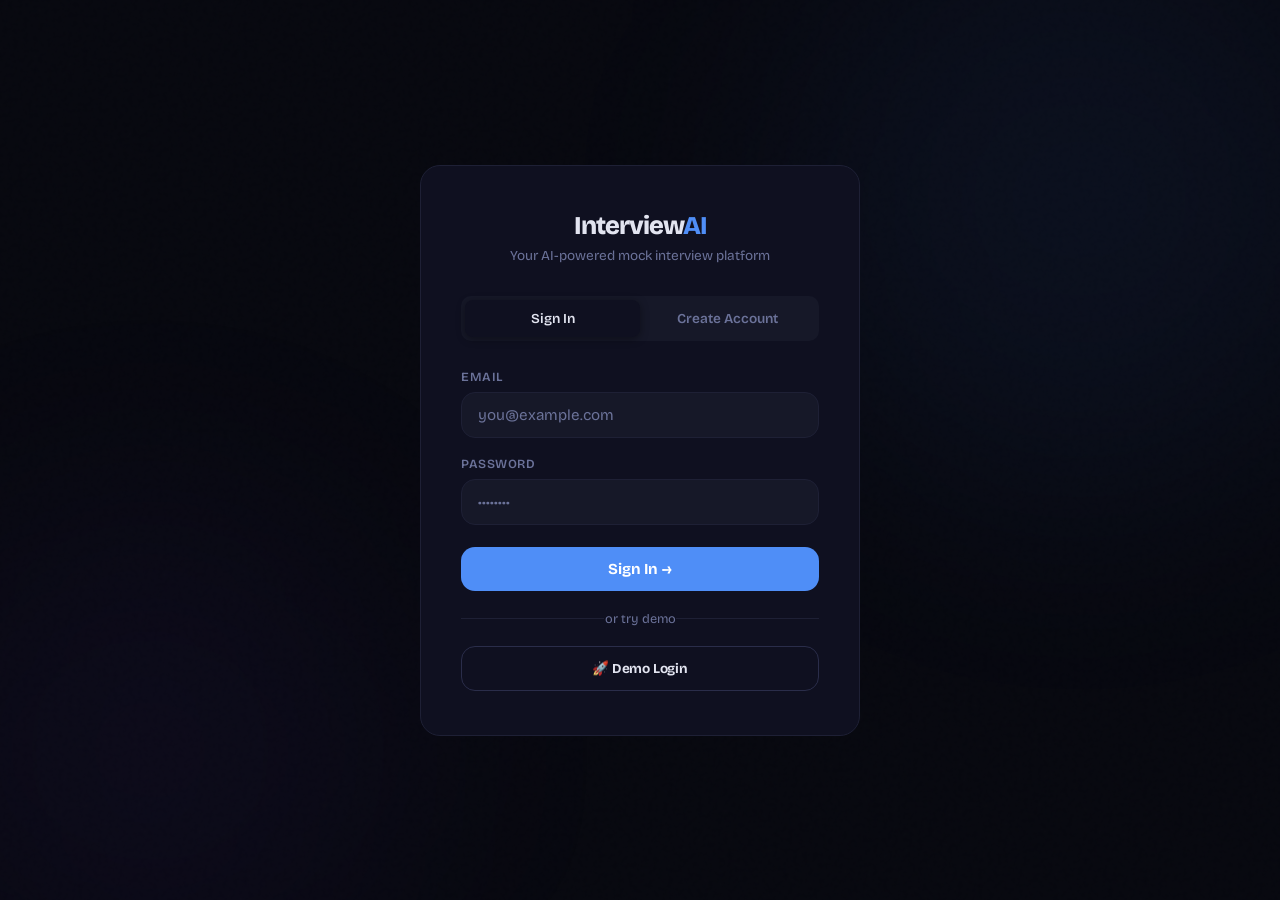
<file: frontend/index.html>
<!DOCTYPE html>
<html lang="en">
<head>
<meta charset="UTF-8">
<meta name="viewport" content="width=device-width, initial-scale=1.0">
<title>InterviewAI — Smart Mock Interview Platform</title>
<link href="https://fonts.googleapis.com/css2?family=Bricolage+Grotesque:opsz,wght@12..96,300;12..96,400;12..96,600;12..96,700;12..96,800&family=JetBrains+Mono:wght@300;400;500;600&display=swap" rel="stylesheet">
<link rel="stylesheet" href="css/style.css">
</head>
<body>
<div class="orb orb-blue"></div>
<div class="orb orb-purple"></div>

<div id="authPage" class="page active">
  <div class="auth-wrap">
    <div class="auth-box">
      <div class="auth-logo">
        <div class="logo-text">Interview<span>AI</span></div>
        <p>Your AI-powered mock interview platform</p>
      </div>
      <div class="auth-tabs">
        <div class="auth-tab active" onclick="switchTab('login')">Sign In</div>
        <div class="auth-tab" onclick="switchTab('register')">Create Account</div>
      </div>
      <div id="loginForm">
        <div class="form-group">
          <label>Email</label>
          <input type="email" id="loginEmail" placeholder="you@example.com">
        </div>
        <div class="form-group">
          <label>Password</label>
          <input type="password" id="loginPass" placeholder="••••••••" onkeydown="if(event.key==='Enter')doLogin()">
        </div>
        <div id="loginErr" class="err-msg"></div>
        <button class="btn btn-primary" id="loginBtn" onclick="doLogin()">Sign In →</button>
        <div class="auth-divider">or try demo</div>
        <button class="btn btn-ghost" style="width:100%;font-size:.85rem" onclick="demoLogin()">🚀 Demo Login</button>
      </div>
      <div id="registerForm" style="display:none">
        <div class="form-group">
          <label>Full Name</label>
          <input type="text" id="regName" placeholder="Your name">
        </div>
        <div class="form-group">
          <label>Email</label>
          <input type="email" id="regEmail" placeholder="you@example.com">
        </div>
        <div class="form-group">
          <label>Password</label>
          <input type="password" id="regPass" placeholder="Min 6 characters">
        </div>
        <div class="form-group">
          <label>Choose Avatar</label>
          <div class="avatar-picker" id="avatarPicker">
            <div class="avatar-opt selected" onclick="pickAvatar(this,'🧑‍💻')">🧑‍💻</div>
            <div class="avatar-opt" onclick="pickAvatar(this,'👩‍💼')">👩‍💼</div>
            <div class="avatar-opt" onclick="pickAvatar(this,'🧑‍🎓')">🧑‍🎓</div>
            <div class="avatar-opt" onclick="pickAvatar(this,'👨‍🔬')">👨‍🔬</div>
            <div class="avatar-opt" onclick="pickAvatar(this,'👩‍🏫')">👩‍🏫</div>
            <div class="avatar-opt" onclick="pickAvatar(this,'🧑‍🚀')">🧑‍🚀</div>
          </div>
        </div>
        <div id="regErr" class="err-msg"></div>
        <button class="btn btn-primary" id="regBtn" onclick="doRegister()">Create Account →</button>
      </div>
    </div>
  </div>
</div>

<div id="appPage" class="page">
  <div class="app-layout">
    <nav class="sidebar-nav">
      <div class="nav-logo">Interview<span>AI</span></div>
      <div class="nav-items">
        <div class="nav-item active" onclick="showView('dashboard')"><span class="nav-icon">🏠</span><span>Dashboard</span></div>
        <div class="nav-item" onclick="showView('interview')"><span class="nav-icon">🎯</span><span>Practice</span></div>
        <div class="nav-item" onclick="showView('history')"><span class="nav-icon">📋</span><span>History</span></div>
      </div>
      <div>
        <div class="nav-user">
          <div class="u-avatar" id="navAvatar">👤</div>
          <div><div class="u-name" id="navName">—</div><div class="u-email" id="navEmail">—</div></div>
        </div>
        <button class="nav-logout" onclick="logout()">↩ Sign Out</button>
      </div>
    </nav>

    <div class="main-content">
      <div class="content-inner">

        <div id="viewDashboard">
          <div class="page-header">
            <div class="page-title" id="dashGreeting">Welcome back 👋</div>
            <div class="page-sub">Here's your interview performance overview</div>
          </div>
          <div class="stats-grid">
            <div class="stat-box"><div class="stat-val blue" id="statTotal">0</div><div class="stat-label">Interviews Done</div></div>
            <div class="stat-box"><div class="stat-val green" id="statAvg">—</div><div class="stat-label">Avg Score</div></div>
            <div class="stat-box"><div class="stat-val purple" id="statBest">—</div><div class="stat-label">Best Score</div></div>
            <div class="stat-box"><div class="stat-val orange" id="statTopics">0</div><div class="stat-label">Topics Practiced</div></div>
          </div>
          <div class="dash-grid">
            <div class="card">
              <div class="card-title">Score Progress</div>
              <div class="bar-chart" id="barChart"><div style="color:var(--muted);font-size:.8rem;margin:auto">No interviews yet</div></div>
            </div>
            <div class="card">
              <div class="card-title">Emotion Breakdown</div>
              <div class="emotion-chips" id="emotionChart"><div style="color:var(--muted);font-size:.8rem">No data yet</div></div>
            </div>
          </div>
          <div class="card" style="margin-top:20px">
            <div class="card-title">Recent Interviews</div>
            <div class="recent-list" id="recentList"><div style="color:var(--muted);font-size:.85rem">No interviews yet. <span style="color:var(--accent);cursor:pointer" onclick="showView('interview')">Start your first one →</span></div></div>
          </div>
        </div>

        <div id="viewInterview" style="display:none">
          <div class="setup-screen" id="setupScreen">
            <div class="page-header">
              <div class="page-title">Start Interview 🎯</div>
              <div class="page-sub">Choose a topic and begin your AI-powered mock interview</div>
            </div>
            <div class="topic-grid" id="topicGrid">
              <div class="topic-card sel" onclick="selTopic(this,'general')"><div class="tc-icon">👤</div><div class="tc-name">General HR</div><div class="tc-desc">Behavioral questions</div></div>
              <div class="topic-card" onclick="selTopic(this,'python')"><div class="tc-icon">🐍</div><div class="tc-name">Python</div><div class="tc-desc">Core language concepts</div></div>
              <div class="topic-card" onclick="selTopic(this,'machine learning')"><div class="tc-icon">🤖</div><div class="tc-name">Machine Learning</div><div class="tc-desc">ML algorithms & theory</div></div>
              <div class="topic-card" onclick="selTopic(this,'data structures')"><div class="tc-icon">🌳</div><div class="tc-name">Data Structures</div><div class="tc-desc">Algorithms & DS</div></div>
              <div class="topic-card" onclick="selTopic(this,'javascript')"><div class="tc-icon">⚡</div><div class="tc-name">JavaScript</div><div class="tc-desc">JS concepts & async</div></div>
              <div class="topic-card" onclick="selTopic(this,'system design')"><div class="tc-icon">🏗️</div><div class="tc-name">System Design</div><div class="tc-desc">Architecture concepts</div></div>
            </div>
            <div style="display:flex;gap:12px;align-items:center">
              <button class="btn btn-primary" style="width:auto;padding:13px 36px" onclick="beginInterview()">Begin Interview →</button>
              <span style="font-size:.82rem;color:var(--muted)">5 questions · ~10 minutes · Video recorded</span>
            </div>
          </div>

          <div class="interview-screen" id="interviewScreen">
            <div class="progress-strip">
              <div class="ps-row"><span class="ps-title" id="iTopicLabel">Interview</span><span class="ps-num" id="iQNum">Q 1/5</span></div>
              <div class="prog-track"><div class="prog-fill" id="iProgFill" style="width:20%"></div></div>
            </div>
            <div style="display:flex;flex-direction:column;gap:16px">
              <div class="q-card">
                <div class="q-num-badge">🎯 <span id="qBadge">Question 1</span></div>
                <div class="q-text" id="qText"><div class="loading-row"><div class="spin"></div>Generating question…</div></div>
              </div>
              <div class="ans-card">
                <div class="ans-top">
                  <span class="ans-label">Your Answer</span>
                  <button class="mic-btn" id="micBtn" onclick="toggleMic()">🎤 Speak</button>
                </div>
                <textarea id="ansBox" placeholder="Type your answer here, or click 🎤 Speak to use voice recognition…"></textarea>
                <div class="ans-actions">
                  <button class="btn btn-submit" id="submitBtn" onclick="submitAns()">Submit Answer →</button>
                  <button class="btn btn-skip" onclick="skipQ()">Skip</button>
                </div>
                <div class="score-chips" id="scoreChips">
                  <span class="chip" id="chipTotal"></span>
                  <span class="chip g" id="chipClar"></span>
                  <span class="chip o" id="chipRelev"></span>
                </div>
                <ul class="feedback-list" id="feedbackUL"></ul>
              </div>
            </div>
            <div style="display:flex;flex-direction:column;gap:14px">
              <div class="cam-widget">
                <div class="cam-hdr"><span class="cam-title">Live Camera</span><span class="rec-dot">REC</span></div>
                <video id="webcamVid" autoplay muted playsinline></video>
                <div class="emotion-panel">
                  <div class="ep-label">Detected Emotion</div>
                  <div class="emotion-display">
                    <span class="em-big" id="emIcon">😐</span>
                    <div class="em-info"><div class="em-nm" id="emName">Neutral</div><div class="em-cv" id="emConf">—</div></div>
                  </div>
                </div>
              </div>
              <div class="perf-widget">
                <div class="perf-title">Live Performance</div>
                <div class="perf-row"><div class="perf-lbl"><span>NLP Score</span><span class="perf-val" id="pNlp">—</span></div><div class="perf-track"><div class="perf-fill" id="pfNlp" style="width:0"></div></div></div>
                <div class="perf-row"><div class="perf-lbl"><span>Clarity</span><span class="perf-val" id="pClar">—</span></div><div class="perf-track"><div class="perf-fill" id="pfClar" style="width:0"></div></div></div>
                <div class="perf-row"><div class="perf-lbl"><span>Confidence</span><span class="perf-val" id="pConf">—</span></div><div class="perf-track"><div class="perf-fill" id="pfConf" style="width:0"></div></div></div>
                <button class="end-btn" onclick="endInterview()">🏁 Finish & Get Report</button>
              </div>
            </div>
          </div>

          <div class="report-screen" id="reportScreen">
            <div class="report-hero">
              <div class="report-badge">✅ Interview Complete</div>
              <h2 style="font-size:1.8rem;font-weight:800;letter-spacing:-1px">Your Performance Report</h2>
              <div class="report-score-big" id="rBigScore">—</div>
              <div class="report-grade" id="rGrade">Calculating…</div>
            </div>
            <div class="report-sub-grid">
              <div class="rsub"><div class="rsub-val" id="rNlp">—</div><div class="rsub-label">NLP Score</div></div>
              <div class="rsub"><div class="rsub-val" id="rConf">—</div><div class="rsub-label">Confidence</div></div>
              <div class="rsub"><div class="rsub-val" id="rEmo">—</div><div class="rsub-label">Dominant Emotion</div></div>
            </div>
            <div class="report-card">
              <h3>🤖 AI Feedback</h3>
              <div class="report-text" id="reportText"><div class="loading-row"><div class="spin"></div> Generating AI report…</div></div>
            </div>
            <div class="report-card">
              <h3>📝 Q&A Review</h3>
              <div class="qa-review" id="qaReview"></div>
            </div>
            <div class="report-actions">
              <button class="btn btn-ghost" onclick="resetInterview()">🔄 Try Again</button>
              <button class="btn btn-ghost" onclick="showView('history')">📋 View History</button>
            </div>
          </div>
        </div>

        <div id="viewHistory" style="display:none">
          <div class="page-header">
            <div class="page-title">Interview History 📋</div>
            <div class="page-sub">Review past sessions, replay recordings, and track your progress</div>
          </div>
          <div class="history-filters" id="histFilters">
            <button class="filter-btn active" onclick="filterHistory(this,'all')">All Topics</button>
            <button class="filter-btn" onclick="filterHistory(this,'general')">👤 General</button>
            <button class="filter-btn" onclick="filterHistory(this,'python')">🐍 Python</button>
            <button class="filter-btn" onclick="filterHistory(this,'machine learning')">🤖 ML</button>
            <button class="filter-btn" onclick="filterHistory(this,'data structures')">🌳 DSA</button>
            <button class="filter-btn" onclick="filterHistory(this,'javascript')">⚡ JS</button>
          </div>
          <div class="history-grid" id="historyGrid">
            <div class="loading-row"><div class="spin"></div> Loading history…</div>
          </div>
        </div>

      </div>
    </div>
  </div>
</div>

<div class="modal-overlay" id="detailModal">
  <div class="modal-box">
    <div class="modal-hdr">
      <span class="modal-title" id="modalTitle">Interview Detail</span>
      <button class="modal-close" onclick="closeModal()">×</button>
    </div>
    <div class="modal-body" id="modalBody"></div>
  </div>
</div>

<div class="toast" id="toast"></div>

<script>
const API = "http://localhost:5000";
const TOTAL_Q = 5;

let TOKEN = localStorage.getItem("ai_token");
let USER = JSON.parse(localStorage.getItem("ai_user") || "null");

function authHeaders() {
  return { "Content-Type": "application/json", "Authorization": "Bearer " + TOKEN };
}

window.onload = () => { if (TOKEN && USER) enterApp(); };

function enterApp() {
  document.getElementById("authPage").classList.remove("active");
  document.getElementById("appPage").classList.add("active");
  document.getElementById("navAvatar").textContent = USER.avatar || "👤";
  document.getElementById("navName").textContent = USER.name;
  document.getElementById("navEmail").textContent = USER.email;
  document.getElementById("dashGreeting").textContent = "Welcome back, " + USER.name + " " + (USER.avatar || "") + " 👋";
  showView("dashboard");
  loadDashboard();
}

function switchTab(t) {
  document.querySelectorAll(".auth-tab").forEach((el, i) => el.classList.toggle("active", (t === "login" && i === 0) || (t === "register" && i === 1)));
  document.getElementById("loginForm").style.display = t === "login" ? "block" : "none";
  document.getElementById("registerForm").style.display = t === "register" ? "block" : "none";
}

let selectedAvatar = "🧑‍💻";
function pickAvatar(el, av) {
  document.querySelectorAll(".avatar-opt").forEach(e => e.classList.remove("selected"));
  el.classList.add("selected");
  selectedAvatar = av;
}

async function doLogin() {
  const email = document.getElementById("loginEmail").value.trim();
  const pass = document.getElementById("loginPass").value.trim();
  document.getElementById("loginErr").textContent = "";
  if (!email || !pass) { document.getElementById("loginErr").textContent = "Please fill all fields"; return; }
  const btn = document.getElementById("loginBtn");
  btn.disabled = true; btn.textContent = "Signing in…";
  try {
    const r = await fetch(API + "/api/auth/login", { method: "POST", headers: { "Content-Type": "application/json" }, body: JSON.stringify({ email, password: pass }) });
    const d = await r.json();
    if (d.success) {
      TOKEN = d.token; USER = d.user;
      localStorage.setItem("ai_token", TOKEN);
      localStorage.setItem("ai_user", JSON.stringify(USER));
      enterApp();
      toast(d.message, "success");
    } else {
      document.getElementById("loginErr").textContent = d.error;
    }
  } catch (e) {
    document.getElementById("loginErr").textContent = "Cannot connect to server. Is backend running?";
  }
  btn.disabled = false; btn.textContent = "Sign In →";
}

async function demoLogin() {
  await fetch(API + "/api/auth/register", { method: "POST", headers: { "Content-Type": "application/json" }, body: JSON.stringify({ name: "Demo User", email: "demo@interviewai.com", password: "demo123" }) });
  document.getElementById("loginEmail").value = "demo@interviewai.com";
  document.getElementById("loginPass").value = "demo123";
  doLogin();
}

async function doRegister() {
  const name = document.getElementById("regName").value.trim();
  const email = document.getElementById("regEmail").value.trim();
  const pass = document.getElementById("regPass").value.trim();
  document.getElementById("regErr").textContent = "";
  const btn = document.getElementById("regBtn");
  btn.disabled = true; btn.textContent = "Creating…";
  try {
    const r = await fetch(API + "/api/auth/register", { method: "POST", headers: { "Content-Type": "application/json" }, body: JSON.stringify({ name, email, password: pass }) });
    const d = await r.json();
    if (d.success) {
      TOKEN = d.token; USER = d.user;
      localStorage.setItem("ai_token", TOKEN);
      localStorage.setItem("ai_user", JSON.stringify(USER));
      enterApp();
      toast("Account created! Welcome 🎉", "success");
    } else {
      document.getElementById("regErr").textContent = d.error;
    }
  } catch (e) {
    document.getElementById("regErr").textContent = "Cannot connect to server.";
  }
  btn.disabled = false; btn.textContent = "Create Account →";
}

function logout() {
  TOKEN = null; USER = null;
  localStorage.removeItem("ai_token");
  localStorage.removeItem("ai_user");
  document.getElementById("appPage").classList.remove("active");
  document.getElementById("authPage").classList.add("active");
  switchTab("login");
}

function showView(v) {
  ["viewDashboard", "viewInterview", "viewHistory"].forEach(id => document.getElementById(id).style.display = "none");
  document.querySelectorAll(".nav-item").forEach(el => el.classList.remove("active"));
  document.getElementById("view" + v.charAt(0).toUpperCase() + v.slice(1)).style.display = "block";
  const idx = ["dashboard", "interview", "history"].indexOf(v);
  if (idx >= 0) document.querySelectorAll(".nav-item")[idx].classList.add("active");
  if (v === "history") loadHistory();
  if (v === "dashboard") loadDashboard();
}

const emojis = { happy: "😊", sad: "😢", angry: "😠", fear: "😨", surprise: "😮", disgust: "🤢", neutral: "😐" };

async function loadDashboard() {
  try {
    const r = await fetch(API + "/api/interviews/stats", { headers: authHeaders() });
    const d = await r.json();
    if (!d.success) return;
    const s = d.stats;
    document.getElementById("statTotal").textContent = s.total || 0;
    document.getElementById("statAvg").textContent = s.avg_score ? s.avg_score + "/100" : "—";
    document.getElementById("statBest").textContent = s.best_score ? s.best_score + "/100" : "—";
    document.getElementById("statTopics").textContent = s.topic_counts ? Object.keys(s.topic_counts).length : 0;

    if (s.scores_over_time && s.scores_over_time.length) {
      const chart = document.getElementById("barChart");
      const last = s.scores_over_time.slice(-8);
      chart.innerHTML = last.map(p =>
        '<div class="bar-wrap"><div class="bar" style="height:' + p.score + '%"><div class="bar-tip">' + p.score + '</div></div><span class="bar-label">' + p.date + '</span></div>'
      ).join("");
    }

    if (s.emotion_totals && Object.keys(s.emotion_totals).length) {
      const total = Object.values(s.emotion_totals).reduce((a, b) => a + b, 0);
      document.getElementById("emotionChart").innerHTML = Object.entries(s.emotion_totals).sort((a, b) => b[1] - a[1]).map(([em, ct]) =>
        '<div class="emotion-chip-row"><span class="em-name">' + (emojis[em] || "😐") + " " + em + '</span><div class="em-track"><div class="em-fill" style="width:' + Math.round(ct / total * 100) + '%"></div></div><span class="em-count">' + ct + '</span></div>'
      ).join("");
    }

    if (s.recent && s.recent.length) {
      const iconMap = { general: "👤", python: "🐍", "machine learning": "🤖", "data structures": "🌳", javascript: "⚡", "system design": "🏗️" };
      document.getElementById("recentList").innerHTML = s.recent.reverse().map(i =>
        '<div class="recent-item" onclick="openDetail(' + i.id + ')"><div class="ri-icon">' + (iconMap[i.topic] || "📋") + '</div><div><div class="ri-topic">' + i.topic + '</div><div class="ri-date">' + fmtDate(i.created_at) + '</div></div><div class="ri-score">' + i.overall_score + '/100</div></div>'
      ).join("");
    }
  } catch (e) { console.log("Dashboard load error", e); }
}

let iS = {};

function resetIState() {
  iS = {
    topic: "general", currentQ: 0, currentQuestion: "",
    qaPairs: [], nlpScores: [], clarityScores: [], confScores: [],
    emotionLog: [], emotionCounts: {},
    stream: null, mediaRec: null, audioRec: null,
    videoChunks: [], audioChunks: [],
    isRec: false, recognition: null,
    startTime: Date.now()
  };
}

function selTopic(el, t) {
  document.querySelectorAll(".topic-card").forEach(c => c.classList.remove("sel"));
  el.classList.add("sel");
  iS.topic = t;
}

async function beginInterview() {
  const selectedTopic = iS.topic || "general";
  resetIState();
  iS.topic = selectedTopic;
  document.getElementById("setupScreen").classList.add("hidden");
  document.getElementById("interviewScreen").classList.add("active");
  document.getElementById("reportScreen").classList.remove("active");
  document.getElementById("iTopicLabel").textContent = iS.topic.charAt(0).toUpperCase() + iS.topic.slice(1) + " Interview";
  await setupWebcam();
  loadNextQ();
}

async function setupWebcam() {
  try {
    iS.stream = await navigator.mediaDevices.getUserMedia({ video: true, audio: true });
    document.getElementById("webcamVid").srcObject = iS.stream;
    iS.mediaRec = new MediaRecorder(iS.stream, { mimeType: "video/webm;codecs=vp8,opus" });
    iS.mediaRec.ondataavailable = e => { if (e.data.size) iS.videoChunks.push(e.data); };
    iS.mediaRec.start(1000);
    const audioStream = new MediaStream(iS.stream.getAudioTracks());
    iS.audioRec = new MediaRecorder(audioStream, { mimeType: "audio/webm" });
    iS.audioRec.ondataavailable = e => { if (e.data.size) iS.audioChunks.push(e.data); };
    iS.audioRec.start(1000);
    iS.emotionTimer = setInterval(captureEmotion, 5000);
  } catch (e) {
    toast("Camera/mic not available — recording disabled", "error");
  }
}

function stopRecording() {
  clearInterval(iS.emotionTimer);
  if (iS.mediaRec && iS.mediaRec.state !== "inactive") iS.mediaRec.stop();
  if (iS.audioRec && iS.audioRec.state !== "inactive") iS.audioRec.stop();
  if (iS.stream) iS.stream.getTracks().forEach(t => t.stop());
}

async function captureEmotion() {
  const vid = document.getElementById("webcamVid");
  if (!vid.srcObject) return;
  const canvas = document.createElement("canvas");
  canvas.width = vid.videoWidth || 320;
  canvas.height = vid.videoHeight || 240;
  canvas.getContext("2d").drawImage(vid, 0, 0);
  const b64 = canvas.toDataURL("image/jpeg", .7);
  try {
    const r = await fetch(API + "/api/analyze-emotion", { method: "POST", headers: authHeaders(), body: JSON.stringify({ image: b64 }) });
    const d = await r.json();
    if (d.success) {
      const em = d.dominant_emotion;
      document.getElementById("emIcon").textContent = emojis[em] || "😐";
      document.getElementById("emName").textContent = em;
      document.getElementById("emConf").textContent = d.confidence_score + "% confidence";
      iS.emotionCounts[em] = (iS.emotionCounts[em] || 0) + 1;
      iS.emotionLog.push({ emotion: em, confidence: d.confidence_score, timestamp: Math.round((Date.now() - iS.startTime) / 1000) });
      updatePerfBars({ confidence: d.confidence_score });
    }
  } catch (e) {}
}

const FALLBACK_Q = {
  general: ["Tell me about yourself.", "Your greatest strength?", "Where in 5 years?", "Describe a challenge.", "Why hire you?"],
  python: ["List vs tuple?", "What are decorators?", "Explain the GIL.", "What is a generator?", "Explain *args **kwargs."],
  "machine learning": ["What is overfitting?", "Explain gradient descent.", "What is cross-validation?", "Bias-variance tradeoff?", "What is regularization?"],
  "data structures": ["Stack vs Queue?", "What is a hash table?", "BST time complexity?", "Linked list vs array?", "Explain dynamic programming."],
  javascript: ["var vs let vs const?", "What is closure?", "Explain promises.", "What is event loop?", "async/await explained?"],
  "system design": ["Design a URL shortener.", "Explain load balancing.", "What is CAP theorem?", "How does caching work?", "Microservices vs monolith?"]
};

async function loadNextQ() {
  iS.currentQ++;
  updateIProgress();
  document.getElementById("qText").innerHTML = '<div class="loading-row"><div class="spin"></div>Generating question…</div>';
  document.getElementById("ansBox").value = "";
  document.getElementById("scoreChips").classList.remove("show");
  document.getElementById("feedbackUL").classList.remove("show");
  document.getElementById("submitBtn").disabled = false;
  document.getElementById("submitBtn").textContent = "Submit Answer →";
  try {
    const r = await fetch(API + "/api/generate-question", { method: "POST", headers: authHeaders(), body: JSON.stringify({ topic: iS.topic, question_number: iS.currentQ, previous_answers: iS.qaPairs.map(p => p.answer) }) });
    const d = await r.json();
    iS.currentQuestion = d.question;
    document.getElementById("qText").textContent = d.question;
  } catch (e) {
    const bank = FALLBACK_Q[iS.topic] || FALLBACK_Q["general"];
    iS.currentQuestion = bank[(iS.currentQ - 1) % bank.length];
    document.getElementById("qText").textContent = iS.currentQuestion;
  }
  document.getElementById("qBadge").textContent = "Question " + iS.currentQ;
}

function updateIProgress() {
  document.getElementById("iProgFill").style.width = (iS.currentQ / TOTAL_Q) * 100 + "%";
  document.getElementById("iQNum").textContent = "Q " + iS.currentQ + "/" + TOTAL_Q;
}

async function submitAns() {
  const ans = document.getElementById("ansBox").value.trim();
  if (!ans || ans.length < 5) { toast("Please provide an answer first", "error"); return; }
  stopMic();
  document.getElementById("submitBtn").disabled = true;
  document.getElementById("submitBtn").innerHTML = '<div class="spin"></div> Analyzing…';
  try {
    const r = await fetch(API + "/api/analyze-answer", { method: "POST", headers: authHeaders(), body: JSON.stringify({ answer: ans, question: iS.currentQuestion, topic: iS.topic }) });
    const d = await r.json();
    if (d.success) {
      document.getElementById("chipTotal").textContent = "Overall: " + d.overall_score + "/100";
      document.getElementById("chipClar").textContent = "Clarity: " + d.scores.clarity + "/100";
      document.getElementById("chipRelev").textContent = "Relevance: " + d.scores.relevance + "/100";
      document.getElementById("scoreChips").classList.add("show");
      document.getElementById("feedbackUL").innerHTML = d.feedback.map(f => "<li>" + f + "</li>").join("");
      document.getElementById("feedbackUL").classList.add("show");
      iS.nlpScores.push(d.overall_score);
      iS.clarityScores.push(d.scores.clarity || 0);
      iS.confScores.push(d.scores.confidence || 0);
      updatePerfBars({ nlp: avg(iS.nlpScores), clarity: avg(iS.clarityScores), confidence: avg(iS.confScores) });
      iS.qaPairs.push({
        question: iS.currentQuestion, answer: ans, overall_score: d.overall_score,
        clarity_score: d.scores.clarity || 0, relevance_score: d.scores.relevance || 0,
        confidence_score: d.scores.confidence || 0, word_count: d.stats.word_count || 0,
        filler_words: d.stats.filler_words || 0, sentiment: d.stats.sentiment || 0,
        feedback: d.feedback, score: d.overall_score
      });
    }
  } catch (e) {
    const wc = ans.split(" ").length;
    const sc = Math.min(100, Math.max(20, wc * 1.5));
    iS.nlpScores.push(sc);
    iS.qaPairs.push({ question: iS.currentQuestion, answer: ans, overall_score: sc, clarity_score: 60, relevance_score: 60, confidence_score: 60, word_count: wc, filler_words: 0, sentiment: 0, feedback: [], score: sc });
  }
  document.getElementById("submitBtn").textContent = "Submit Answer →";
  setTimeout(() => { if (iS.currentQ >= TOTAL_Q) endInterview(); else loadNextQ(); }, 1800);
}

function skipQ() {
  iS.nlpScores.push(0);
  iS.clarityScores.push(0);
  iS.confScores.push(0);
  iS.qaPairs.push({ question: iS.currentQuestion, answer: "[Skipped]", overall_score: 0, clarity_score: 0, relevance_score: 0, confidence_score: 0, word_count: 0, filler_words: 0, sentiment: 0, feedback: [], score: 0 });
  if (iS.currentQ >= TOTAL_Q) endInterview(); else loadNextQ();
}

function updatePerfBars({ nlp, clarity, confidence }) {
  if (nlp != null) { document.getElementById("pNlp").textContent = nlp + "%"; document.getElementById("pfNlp").style.width = nlp + "%"; }
  if (clarity != null) { document.getElementById("pClar").textContent = clarity + "%"; document.getElementById("pfClar").style.width = clarity + "%"; }
  if (confidence != null) { document.getElementById("pConf").textContent = confidence + "%"; document.getElementById("pfConf").style.width = confidence + "%"; }
}

async function endInterview() {
  stopMic();
  stopRecording();
  await new Promise(r => setTimeout(r, 800));

  document.getElementById("interviewScreen").classList.remove("active");
  document.getElementById("reportScreen").classList.add("active");

  const avgNlp = avg(iS.nlpScores);
  const avgConf = avg(iS.confScores);
  const avgClar = avg(iS.clarityScores);
  const domEmo = getDomEmotion();
  const overall = iS.nlpScores.length ? Math.round(avgConf > 0 ? (avgNlp * 0.6 + avgConf * 0.4) : avgNlp) : 0;

  document.getElementById("rBigScore").textContent = overall + "/100";
  document.getElementById("rGrade").textContent = gradeLabel(overall);
  document.getElementById("rNlp").textContent = avgNlp;
  document.getElementById("rConf").textContent = avgConf;
  document.getElementById("rEmo").textContent = domEmo;

  document.getElementById("qaReview").innerHTML = iS.qaPairs.map((qa, i) =>
    '<div class="qa-item"><div class="qa-q">Q' + (i + 1) + ': ' + qa.question + '</div><div class="qa-a">' + (qa.answer === "[Skipped]" ? "<em>Skipped</em>" : qa.answer.slice(0, 200) + "…") + '</div><div class="qa-score-row"><span class="chip">Score: ' + qa.overall_score + '/100</span><span class="chip g">Clarity: ' + qa.clarity_score + '</span><span class="chip o">Relevance: ' + qa.relevance_score + '</span></div></div>'
  ).join("");

  try {
    const r = await fetch(API + "/api/final-report", { method: "POST", headers: authHeaders(), body: JSON.stringify({ topic: iS.topic, qa_pairs: iS.qaPairs, avg_emotion: domEmo, avg_nlp_score: avgNlp }) });
    const d = await r.json();
    document.getElementById("reportText").textContent = d.report;
    await saveInterview(overall, avgNlp, avgConf, avgClar, domEmo, d.grade || gradeLetter(overall), d.report);
  } catch (e) {
    document.getElementById("reportText").textContent = "Score: " + overall + "/100\nDominant emotion: " + domEmo + "\n\nTips:\n• Use STAR method\n• Give specific examples\n• Practice confident tone";
    await saveInterview(overall, avgNlp, avgConf, avgClar, domEmo, gradeLetter(overall), "");
  }
}

async function saveInterview(overall, nlp, conf, clar, emo, grade, report) {
  let videoB64 = null, audioB64 = null;
  try {
    if (iS.videoChunks.length) videoB64 = await blobToBase64(new Blob(iS.videoChunks, { type: "video/webm" }));
    if (iS.audioChunks.length) audioB64 = await blobToBase64(new Blob(iS.audioChunks, { type: "audio/webm" }));
  } catch (e) { console.log("Media conversion error", e); }

  const payload = {
    topic: iS.topic, overall_score: overall, nlp_score: nlp, confidence_score: conf, clarity_score: clar,
    dominant_emotion: emo, grade: grade, ai_report: report,
    duration_secs: Math.round((Date.now() - iS.startTime) / 1000),
    qa_pairs: iS.qaPairs, emotion_log: iS.emotionLog,
    video_blob: videoB64, audio_blob: audioB64
  };
  try {
    const r = await fetch(API + "/api/interviews/save", { method: "POST", headers: authHeaders(), body: JSON.stringify(payload) });
    const d = await r.json();
    if (d.success) toast("Interview saved to history ✅", "success");
  } catch (e) { console.log("Save error", e); }
}

function blobToBase64(blob) {
  return new Promise((res, rej) => {
    const fr = new FileReader();
    fr.onload = () => res(fr.result);
    fr.onerror = rej;
    fr.readAsDataURL(blob);
  });
}

function resetInterview() {
  document.getElementById("reportScreen").classList.remove("active");
  document.getElementById("interviewScreen").classList.remove("active");
  document.getElementById("setupScreen").classList.remove("hidden");
  resetIState();
}

let histAll = [], histFilter = "all";

async function loadHistory() {
  document.getElementById("historyGrid").innerHTML = '<div class="loading-row"><div class="spin"></div> Loading history…</div>';
  try {
    const r = await fetch(API + "/api/interviews/history?per_page=50", { headers: authHeaders() });
    const d = await r.json();
    histAll = d.interviews || [];
    renderHistory();
  } catch (e) {
    document.getElementById("historyGrid").innerHTML = '<div class="loading-row" style="color:var(--red)">Could not load history. Is backend running?</div>';
  }
}

function filterHistory(btn, topic) {
  document.querySelectorAll(".filter-btn").forEach(b => b.classList.remove("active"));
  btn.classList.add("active");
  histFilter = topic;
  renderHistory();
}

const topicIcons = { general: "👤", python: "🐍", "machine learning": "🤖", "data structures": "🌳", javascript: "⚡", "system design": "🏗️" };

function renderHistory() {
  const list = histFilter === "all" ? histAll : histAll.filter(i => i.topic === histFilter);
  const el = document.getElementById("historyGrid");
  if (!list.length) {
    el.innerHTML = '<div class="empty-state"><div class="es-icon">📭</div><p>' + (histFilter === "all" ? "No interviews yet. <b>Start practicing!</b>" : "No " + histFilter + " interviews yet.") + '</p></div>';
    return;
  }
  el.innerHTML = list.map(i =>
    '<div class="history-card"><div class="hc-top"><div class="hc-icon">' + (topicIcons[i.topic] || "📋") + '</div><div><div class="hc-topic">' + i.topic + '</div><div class="hc-date">' + fmtDate(i.created_at) + ' · ' + i.questions_count + ' questions · ' + fmtDur(i.duration_secs) + '</div></div><div class="hc-score"><div class="hc-score-num">' + i.overall_score + '</div><div class="hc-grade">' + i.grade + '</div></div></div><div class="hc-chips"><span class="hc-chip">NLP: ' + i.nlp_score + '</span><span class="hc-chip">Confidence: ' + i.confidence_score + '</span><span class="hc-chip">Clarity: ' + i.clarity_score + '</span><span class="hc-chip">' + (emojis[i.dominant_emotion] || "😐") + ' ' + i.dominant_emotion + '</span>' + (i.video_path ? '<span class="hc-chip" style="color:var(--green)">🎥 Video</span>' : '') + (i.audio_path ? '<span class="hc-chip" style="color:var(--accent)">🎙️ Audio</span>' : '') + '</div><div class="hc-actions"><button class="hc-btn" onclick="openDetail(' + i.id + ')">📄 View Details</button>' + (i.video_path ? '<button class="hc-btn" onclick="openVideo(' + i.id + ')">▶️ Watch Video</button>' : '') + (i.audio_path ? '<button class="hc-btn" onclick="openAudio(' + i.id + ')">🔊 Play Audio</button>' : '') + '<button class="hc-btn red" onclick="deleteInterview(' + i.id + ',this)">🗑️ Delete</button></div></div>'
  ).join("");
}

async function openDetail(id) {
  document.getElementById("modalTitle").textContent = "Interview Details";
  document.getElementById("modalBody").innerHTML = '<div class="loading-row"><div class="spin"></div> Loading…</div>';
  document.getElementById("detailModal").classList.add("open");
  try {
    const r = await fetch(API + "/api/interviews/" + id, { headers: authHeaders() });
    const d = await r.json();
    const iv = d.interview;
    const qaHtml = (iv.qa_pairs || []).map(qa =>
      '<div class="mqa-item"><div class="mqa-num">Question ' + qa.question_number + '</div><div class="mqa-q">' + qa.question + '</div><div class="mqa-a">' + (qa.answer || "[No answer]") + '</div><div class="score-bar-row"><span class="sbl">Overall</span><div class="sbt"><div class="sbf" style="width:' + qa.overall_score + '%"></div></div><span class="sbv">' + qa.overall_score + '</span></div><div class="score-bar-row"><span class="sbl">Clarity</span><div class="sbt"><div class="sbf" style="width:' + qa.clarity_score + '%"></div></div><span class="sbv">' + qa.clarity_score + '</span></div><div class="score-bar-row"><span class="sbl">Relevance</span><div class="sbt"><div class="sbf" style="width:' + qa.relevance_score + '%"></div></div><span class="sbv">' + qa.relevance_score + '</span></div></div>'
    ).join("");
    document.getElementById("modalBody").innerHTML =
      '<div style="display:grid;grid-template-columns:1fr 1fr 1fr;gap:12px;margin-bottom:20px"><div class="rsub"><div class="rsub-val">' + iv.overall_score + '</div><div class="rsub-label">Overall</div></div><div class="rsub"><div class="rsub-val">' + iv.grade + '</div><div class="rsub-label">Grade</div></div><div class="rsub"><div class="rsub-val" style="font-size:1.4rem">' + (emojis[iv.dominant_emotion] || "😐") + ' ' + iv.dominant_emotion + '</div><div class="rsub-label">Emotion</div></div></div>' +
      (iv.ai_report ? '<div style="background:var(--s2);border-radius:var(--r);padding:16px;margin-bottom:20px;font-size:.85rem;line-height:1.8;color:var(--muted);white-space:pre-line">' + iv.ai_report + '</div>' : '') +
      '<div class="mqa-num" style="margin-bottom:12px;letter-spacing:1px">Q&A REVIEW</div><div class="modal-qa-list">' + qaHtml + '</div>';
  } catch (e) {
    document.getElementById("modalBody").innerHTML = '<div style="color:var(--red)">Failed to load details.</div>';
  }
}

async function openVideo(id) {
  document.getElementById("modalTitle").textContent = "Interview Recording";
  document.getElementById("modalBody").innerHTML =
    '<div class="media-player"><video controls style="width:100%;border-radius:var(--r)"><source src="' + API + '/api/media/video/' + id + '?token=' + TOKEN + '" type="video/webm">Your browser does not support video.</video></div><p style="font-size:.82rem;color:var(--muted);text-align:center">Your interview recording</p>';
  document.getElementById("detailModal").classList.add("open");
}

async function openAudio(id) {
  document.getElementById("modalTitle").textContent = "Audio Recording";
  document.getElementById("modalBody").innerHTML =
    '<div class="media-player" style="padding:20px"><audio controls style="width:100%"><source src="' + API + '/api/media/audio/' + id + '?token=' + TOKEN + '" type="audio/webm">Your browser does not support audio.</audio></div><p style="font-size:.82rem;color:var(--muted);text-align:center">Your audio recording from this interview session</p>';
  document.getElementById("detailModal").classList.add("open");
}

function closeModal() {
  document.getElementById("detailModal").classList.remove("open");
  document.getElementById("modalBody").innerHTML = "";
}

document.getElementById("detailModal").addEventListener("click", function (e) {
  if (e.target === this) closeModal();
});

async function deleteInterview(id, btn) {
  if (!confirm("Delete this interview? This cannot be undone.")) return;
  btn.textContent = "Deleting…"; btn.disabled = true;
  try {
    const r = await fetch(API + "/api/interviews/" + id, { method: "DELETE", headers: authHeaders() });
    const d = await r.json();
    if (d.success) { toast("Interview deleted", "success"); loadHistory(); }
    else { toast("Delete failed", "error"); btn.textContent = "🗑️ Delete"; btn.disabled = false; }
  } catch (e) { toast("Error", "error"); btn.textContent = "🗑️ Delete"; btn.disabled = false; }
}

function toggleMic() {
  if (iS.isRec) { stopMic(); return; }
  const SR = window.SpeechRecognition || window.webkitSpeechRecognition;
  if (!SR) { toast("Speech recognition needs Chrome browser", "error"); return; }
  iS.recognition = new SR();
  iS.recognition.lang = "en-US";
  iS.recognition.continuous = true;
  iS.recognition.interimResults = true;
  iS.recognition.onresult = e => {
    let t = "";
    for (let i = 0; i < e.results.length; i++) t += e.results[i][0].transcript;
    document.getElementById("ansBox").value = t;
  };
  iS.recognition.onerror = () => { toast("Mic error", "error"); stopMic(); };
  iS.recognition.onend = () => { if (iS.isRec) iS.recognition.start(); };
  iS.recognition.start();
  iS.isRec = true;
  document.getElementById("micBtn").textContent = "⏹ Stop";
  document.getElementById("micBtn").classList.add("rec");
}

function stopMic() {
  if (iS.recognition) iS.recognition.stop();
  iS.isRec = false;
  document.getElementById("micBtn").textContent = "🎤 Speak";
  document.getElementById("micBtn").classList.remove("rec");
}

function avg(arr) { return arr.length ? Math.round(arr.reduce((a, b) => a + b, 0) / arr.length) : 0; }
function getDomEmotion() { const e = iS.emotionCounts; if (!Object.keys(e).length) return "neutral"; return Object.entries(e).sort((a, b) => b[1] - a[1])[0][0]; }
function fmtDate(iso) { return new Date(iso).toLocaleDateString("en-IN", { day: "numeric", month: "short", year: "numeric" }); }
function fmtDur(s) { if (!s) return "—"; const m = Math.floor(s / 60); const sec = s % 60; return m ? m + "m " + sec + "s" : sec + "s"; }
function gradeLetter(s) { if (s >= 90) return "A+"; if (s >= 80) return "A"; if (s >= 70) return "B"; if (s >= 60) return "C"; if (s >= 50) return "D"; return "F"; }
function gradeLabel(s) { if (s >= 90) return "🏆 Excellent — Interview Ready!"; if (s >= 75) return "👍 Good — Almost there!"; if (s >= 60) return "📈 Average — Keep practicing"; return "💪 Keep going — Practice makes perfect"; }

function toast(msg, type) {
  const t = document.getElementById("toast");
  t.textContent = msg;
  t.className = "toast show " + (type || "");
  setTimeout(() => t.classList.remove("show"), 3000);
}

document.addEventListener("keydown", e => {
  if (e.ctrlKey && e.key === "Enter") {
    if (document.getElementById("interviewScreen").classList.contains("active")) submitAns();
  }
});
</script>
</body>
</html>
</file>
<file: frontend/css/style.css>
:root {
  --bg:#07080f;--s1:#0f1020;--s2:#161828;--border:#1e2035;--border2:#2a2d4a;
  --accent:#4f8ef7;--accent2:#7c3aed;--green:#10b981;--orange:#f59e0b;--red:#ef4444;
  --text:#e2e4f0;--muted:#6b7299;
  --font:'Bricolage Grotesque',sans-serif;--mono:'JetBrains Mono',monospace;
  --r:14px;--r2:20px;
}
*{margin:0;padding:0;box-sizing:border-box}
html{scroll-behavior:smooth}
body{background:var(--bg);color:var(--text);font-family:var(--font);min-height:100vh;overflow-x:hidden}
body::before{content:'';position:fixed;inset:0;background-image:url("data:image/svg+xml,%3Csvg viewBox='0 0 200 200' xmlns='http://www.w3.org/2000/svg'%3E%3Cfilter id='n'%3E%3CfeTurbulence type='fractalNoise' baseFrequency='0.9' numOctaves='4' stitchTiles='stitch'/%3E%3C/filter%3E%3Crect width='100%25' height='100%25' filter='url(%23n)' opacity='0.04'/%3E%3C/svg%3E");opacity:.4;pointer-events:none;z-index:0}
.page{display:none;position:relative;z-index:1}
.page.active{display:block}
.orb{position:fixed;border-radius:50%;filter:blur(120px);pointer-events:none;z-index:0}
.orb-blue{width:600px;height:600px;background:rgba(79,142,247,.06);top:-100px;right:-100px}
.orb-purple{width:500px;height:500px;background:rgba(124,58,237,.05);bottom:-100px;left:-100px}

.auth-wrap{min-height:100vh;display:flex;align-items:center;justify-content:center;padding:40px 20px}
.auth-box{width:100%;max-width:440px;background:var(--s1);border:1px solid var(--border);border-radius:var(--r2);padding:44px 40px;position:relative;z-index:2}
.auth-logo{text-align:center;margin-bottom:32px}
.auth-logo .logo-text{font-size:1.6rem;font-weight:800;letter-spacing:-1px}
.auth-logo .logo-text span{color:var(--accent)}
.auth-logo p{font-size:.85rem;color:var(--muted);margin-top:6px}
.auth-tabs{display:flex;background:var(--s2);border-radius:10px;padding:4px;margin-bottom:28px}
.auth-tab{flex:1;text-align:center;padding:10px;border-radius:8px;font-size:.85rem;font-weight:600;cursor:pointer;transition:all .2s;color:var(--muted)}
.auth-tab.active{background:var(--s1);color:var(--text);box-shadow:0 2px 8px rgba(0,0,0,.4)}
.form-group{margin-bottom:18px}
.form-group label{display:block;font-size:.78rem;font-weight:600;color:var(--muted);letter-spacing:.5px;text-transform:uppercase;margin-bottom:8px}
.form-group input{width:100%;background:var(--s2);border:1px solid var(--border);border-radius:var(--r);padding:13px 16px;color:var(--text);font-family:var(--font);font-size:.95rem;transition:border .2s}
.form-group input:focus{outline:none;border-color:var(--accent)}
.form-group input::placeholder{color:var(--muted)}
.avatar-picker{display:flex;gap:8px;flex-wrap:wrap;margin-top:8px}
.avatar-opt{width:44px;height:44px;background:var(--s2);border:2px solid var(--border);border-radius:10px;display:flex;align-items:center;justify-content:center;font-size:1.4rem;cursor:pointer;transition:all .2s}
.avatar-opt:hover,.avatar-opt.selected{border-color:var(--accent);background:rgba(79,142,247,.1)}
.btn{display:inline-flex;align-items:center;justify-content:center;gap:8px;border:none;border-radius:var(--r);padding:13px 28px;font-family:var(--font);font-size:.95rem;font-weight:700;cursor:pointer;transition:all .2s;letter-spacing:-.2px}
.btn-primary{background:var(--accent);color:#fff;width:100%;margin-top:4px}
.btn-primary:hover{background:#3d7def;box-shadow:0 4px 20px rgba(79,142,247,.35);transform:translateY(-1px)}
.btn-primary:disabled{opacity:.4;cursor:not-allowed;transform:none;box-shadow:none}
.btn-ghost{background:transparent;border:1px solid var(--border2);color:var(--text)}
.btn-ghost:hover{border-color:var(--accent);color:var(--accent)}
.btn-danger{background:rgba(239,68,68,.15);border:1px solid rgba(239,68,68,.3);color:var(--red)}
.btn-danger:hover{background:rgba(239,68,68,.25)}
.btn-sm{padding:8px 16px;font-size:.82rem}
.err-msg{color:var(--red);font-size:.8rem;margin-top:8px;text-align:center}
.auth-divider{text-align:center;color:var(--muted);font-size:.8rem;margin:20px 0;position:relative}
.auth-divider::before,.auth-divider::after{content:'';position:absolute;top:50%;width:40%;height:1px;background:var(--border)}
.auth-divider::before{left:0}.auth-divider::after{right:0}

.app-layout{display:flex;min-height:100vh}
.sidebar-nav{width:240px;background:var(--s1);border-right:1px solid var(--border);display:flex;flex-direction:column;padding:24px 16px;position:fixed;top:0;left:0;height:100vh;z-index:50}
.nav-logo{font-size:1.2rem;font-weight:800;letter-spacing:-1px;padding:8px 12px;margin-bottom:28px}
.nav-logo span{color:var(--accent)}
.nav-items{flex:1;display:flex;flex-direction:column;gap:4px}
.nav-item{display:flex;align-items:center;gap:12px;padding:11px 14px;border-radius:var(--r);color:var(--muted);font-size:.9rem;font-weight:600;cursor:pointer;transition:all .2s;text-decoration:none}
.nav-item:hover{background:var(--s2);color:var(--text)}
.nav-item.active{background:rgba(79,142,247,.12);color:var(--accent);border:1px solid rgba(79,142,247,.2)}
.nav-item .nav-icon{font-size:1.1rem;width:20px;text-align:center}
.nav-user{margin-top:auto;padding:14px;background:var(--s2);border-radius:var(--r);display:flex;align-items:center;gap:10px}
.nav-user .u-avatar{font-size:1.4rem}
.nav-user .u-name{font-size:.82rem;font-weight:700;white-space:nowrap;overflow:hidden;text-overflow:ellipsis}
.nav-user .u-email{font-size:.7rem;color:var(--muted);white-space:nowrap;overflow:hidden;text-overflow:ellipsis}
.nav-logout{margin-top:8px;width:100%;padding:9px;background:transparent;border:1px solid var(--border);border-radius:10px;color:var(--muted);font-family:var(--font);font-size:.8rem;cursor:pointer;transition:all .2s}
.nav-logout:hover{border-color:var(--red);color:var(--red)}

.main-content{margin-left:240px;flex:1;min-height:100vh}
.content-inner{padding:36px 40px;max-width:1100px}

.page-header{margin-bottom:32px}
.page-title{font-size:2rem;font-weight:800;letter-spacing:-1px;margin-bottom:6px}
.page-sub{font-size:.9rem;color:var(--muted)}
.stats-grid{display:grid;grid-template-columns:repeat(4,1fr);gap:16px;margin-bottom:28px}
.stat-box{background:var(--s1);border:1px solid var(--border);border-radius:var(--r2);padding:22px 24px;transition:border .2s}
.stat-box:hover{border-color:var(--border2)}
.stat-val{font-size:2.2rem;font-weight:800;font-family:var(--mono);letter-spacing:-1px;margin-bottom:4px}
.stat-val.blue{color:var(--accent)}.stat-val.purple{color:#a78bfa}.stat-val.green{color:var(--green)}.stat-val.orange{color:var(--orange)}
.stat-label{font-size:.78rem;color:var(--muted);font-weight:600;letter-spacing:.5px;text-transform:uppercase}
.dash-grid{display:grid;grid-template-columns:1fr 320px;gap:20px}
.card{background:var(--s1);border:1px solid var(--border);border-radius:var(--r2);padding:24px}
.card-title{font-size:.78rem;font-weight:700;color:var(--muted);letter-spacing:1px;text-transform:uppercase;margin-bottom:18px}

.bar-chart{display:flex;align-items:flex-end;gap:6px;height:100px}
.bar-wrap{flex:1;display:flex;flex-direction:column;align-items:center;gap:6px}
.bar{width:100%;background:rgba(79,142,247,.25);border-radius:4px 4px 0 0;border:1px solid rgba(79,142,247,.4);transition:height .5s;min-height:4px;cursor:pointer;position:relative}
.bar:hover{background:rgba(79,142,247,.5)}
.bar-tip{position:absolute;top:-28px;left:50%;transform:translateX(-50%);background:var(--s2);border:1px solid var(--border2);border-radius:6px;padding:3px 8px;font-family:var(--mono);font-size:.65rem;white-space:nowrap;opacity:0;transition:opacity .2s;pointer-events:none}
.bar:hover .bar-tip{opacity:1}
.bar-label{font-family:var(--mono);font-size:.6rem;color:var(--muted)}

.emotion-chips{display:flex;flex-direction:column;gap:8px}
.emotion-chip-row{display:flex;align-items:center;gap:10px}
.em-name{font-size:.82rem;font-weight:600;width:80px;text-transform:capitalize}
.em-track{flex:1;height:6px;background:var(--s2);border-radius:100px}
.em-fill{height:100%;border-radius:100px;background:linear-gradient(90deg,var(--accent),#a78bfa);transition:width .5s}
.em-count{font-family:var(--mono);font-size:.7rem;color:var(--muted);width:24px;text-align:right}

.recent-list{display:flex;flex-direction:column;gap:10px}
.recent-item{display:flex;align-items:center;gap:14px;padding:14px 16px;background:var(--s2);border-radius:var(--r);border:1px solid var(--border);transition:border .2s;cursor:pointer}
.recent-item:hover{border-color:var(--border2)}
.ri-icon{font-size:1.3rem;width:36px;height:36px;background:var(--s1);border-radius:8px;display:flex;align-items:center;justify-content:center}
.ri-topic{font-size:.88rem;font-weight:700;text-transform:capitalize}
.ri-date{font-size:.72rem;color:var(--muted)}
.ri-score{margin-left:auto;font-family:var(--mono);font-size:.9rem;font-weight:600;color:var(--accent)}

.topic-grid{display:grid;grid-template-columns:repeat(3,1fr);gap:12px;margin-bottom:28px}
.topic-card{background:var(--s1);border:2px solid var(--border);border-radius:var(--r2);padding:22px 18px;text-align:center;cursor:pointer;transition:all .2s}
.topic-card:hover{border-color:var(--accent);transform:translateY(-2px)}
.topic-card.sel{border-color:var(--accent);background:rgba(79,142,247,.08)}
.tc-icon{font-size:2rem;margin-bottom:10px}
.tc-name{font-size:.88rem;font-weight:700}
.tc-desc{font-size:.72rem;color:var(--muted);margin-top:4px}

.interview-screen{display:none}
.interview-screen.active{display:grid;grid-template-columns:1fr 300px;gap:20px}
.setup-screen{display:block}
.setup-screen.hidden{display:none}

.progress-strip{background:var(--s1);border:1px solid var(--border);border-radius:var(--r2);padding:20px 24px;margin-bottom:20px;grid-column:1/-1}
.ps-row{display:flex;justify-content:space-between;align-items:center;margin-bottom:12px}
.ps-title{font-weight:700;font-size:.9rem}
.ps-num{font-family:var(--mono);font-size:.78rem;color:var(--accent)}
.prog-track{height:3px;background:var(--border);border-radius:100px}
.prog-fill{height:100%;background:linear-gradient(90deg,var(--accent),#a78bfa);border-radius:100px;transition:width .4s}

.q-card{background:var(--s1);border:1px solid var(--border);border-radius:var(--r2);padding:28px}
.q-num-badge{display:inline-flex;align-items:center;gap:6px;background:rgba(79,142,247,.1);border:1px solid rgba(79,142,247,.2);border-radius:100px;padding:4px 14px;font-family:var(--mono);font-size:.7rem;color:var(--accent);margin-bottom:16px}
.q-text{font-size:1.15rem;font-weight:700;line-height:1.55;letter-spacing:-.2px}

.ans-card{background:var(--s1);border:1px solid var(--border);border-radius:var(--r2);padding:24px;display:flex;flex-direction:column;gap:14px}
.ans-top{display:flex;justify-content:space-between;align-items:center}
.ans-label{font-family:var(--mono);font-size:.68rem;letter-spacing:1px;text-transform:uppercase;color:var(--muted)}
.mic-btn{display:flex;align-items:center;gap:6px;background:var(--s2);border:1px solid var(--border);color:var(--text);padding:7px 16px;border-radius:8px;cursor:pointer;font-family:var(--font);font-size:.8rem;font-weight:600;transition:all .2s}
.mic-btn:hover{border-color:var(--green)}
.mic-btn.rec{background:rgba(239,68,68,.1);border-color:var(--red);color:var(--red);animation:blink 1s infinite}
@keyframes blink{0%,100%{opacity:1}50%{opacity:.5}}
textarea{width:100%;min-height:140px;background:var(--s2);border:1px solid var(--border);border-radius:10px;color:var(--text);font-family:var(--mono);font-size:.85rem;line-height:1.7;padding:14px;resize:vertical;transition:border .2s}
textarea:focus{outline:none;border-color:var(--accent)}
.ans-actions{display:flex;gap:10px}
.btn-submit{background:var(--accent);color:#fff;flex:1}
.btn-submit:hover{background:#3d7def}
.btn-skip{background:var(--s2);border:1px solid var(--border);color:var(--muted)}
.btn-skip:hover{border-color:var(--border2);color:var(--text)}

.score-chips{display:none;gap:8px;flex-wrap:wrap}
.score-chips.show{display:flex}
.chip{font-family:var(--mono);font-size:.72rem;padding:5px 12px;border-radius:8px;background:rgba(79,142,247,.1);border:1px solid rgba(79,142,247,.2);color:var(--accent)}
.chip.g{background:rgba(16,185,129,.1);border-color:rgba(16,185,129,.2);color:var(--green)}
.chip.o{background:rgba(245,158,11,.1);border-color:rgba(245,158,11,.2);color:var(--orange)}

.feedback-list{display:none;background:var(--s2);border:1px solid var(--border);border-radius:10px;padding:14px}
.feedback-list.show{display:block}
.feedback-list li{list-style:none;font-size:.82rem;color:var(--muted);padding:3px 0;line-height:1.6}

.cam-widget{background:var(--s1);border:1px solid var(--border);border-radius:var(--r2);overflow:hidden}
.cam-hdr{display:flex;justify-content:space-between;align-items:center;padding:14px 18px;border-bottom:1px solid var(--border)}
.cam-title{font-size:.85rem;font-weight:700}
.rec-dot{display:flex;align-items:center;gap:6px;font-family:var(--mono);font-size:.65rem;color:var(--red)}
.rec-dot::before{content:'';width:7px;height:7px;border-radius:50%;background:var(--red);animation:blink 1s infinite}
video{width:100%;display:block;background:#000;aspect-ratio:4/3;object-fit:cover}
.emotion-panel{padding:14px 18px}
.ep-label{font-family:var(--mono);font-size:.65rem;letter-spacing:1.5px;color:var(--muted);text-transform:uppercase;margin-bottom:10px}
.emotion-display{display:flex;align-items:center;gap:12px;padding:12px;background:var(--s2);border-radius:10px}
.em-big{font-size:1.7rem}
.em-info .em-nm{font-weight:700;text-transform:capitalize}
.em-info .em-cv{font-family:var(--mono);font-size:.72rem;color:var(--green)}

.perf-widget{background:var(--s1);border:1px solid var(--border);border-radius:var(--r2);padding:18px;margin-top:14px}
.perf-title{font-family:var(--mono);font-size:.65rem;letter-spacing:1px;text-transform:uppercase;color:var(--muted);margin-bottom:14px}
.perf-row{margin-bottom:12px}
.perf-lbl{display:flex;justify-content:space-between;font-size:.78rem;margin-bottom:5px}
.perf-val{font-family:var(--mono);font-size:.78rem;color:var(--accent)}
.perf-track{height:3px;background:var(--border);border-radius:100px}
.perf-fill{height:100%;border-radius:100px;background:linear-gradient(90deg,var(--accent),#a78bfa);transition:width .5s}
.end-btn{width:100%;margin-top:14px;background:rgba(239,68,68,.1);border:1px solid rgba(239,68,68,.25);color:var(--red);padding:10px;border-radius:10px;font-family:var(--font);font-size:.82rem;font-weight:700;cursor:pointer;transition:all .2s}
.end-btn:hover{background:rgba(239,68,68,.2)}

.report-screen{display:none}
.report-screen.active{display:block}
.report-hero{text-align:center;padding:40px 0 32px;border-bottom:1px solid var(--border);margin-bottom:32px}
.report-badge{display:inline-block;font-family:var(--mono);font-size:.7rem;letter-spacing:2px;text-transform:uppercase;color:var(--green);border:1px solid rgba(16,185,129,.3);padding:5px 16px;border-radius:100px;margin-bottom:20px}
.report-score-big{font-size:5.5rem;font-weight:800;font-family:var(--mono);letter-spacing:-4px;line-height:1;color:var(--accent);margin:16px 0 8px}
.report-grade{font-size:1.1rem;color:var(--muted)}
.report-sub-grid{display:grid;grid-template-columns:repeat(3,1fr);gap:14px;margin-bottom:24px}
.rsub{background:var(--s1);border:1px solid var(--border);border-radius:var(--r2);padding:20px;text-align:center}
.rsub-val{font-size:1.8rem;font-weight:800;font-family:var(--mono);color:var(--accent2)}
.rsub-label{font-size:.72rem;color:var(--muted);margin-top:4px}
.report-card{background:var(--s1);border:1px solid var(--border);border-radius:var(--r2);padding:28px;margin-bottom:16px}
.report-card h3{font-size:.8rem;font-weight:700;color:var(--accent);letter-spacing:1px;text-transform:uppercase;margin-bottom:16px}
.report-text{font-size:.9rem;line-height:1.85;color:var(--muted);white-space:pre-line}
.qa-review{display:flex;flex-direction:column;gap:12px}
.qa-item{background:var(--s2);border:1px solid var(--border);border-radius:var(--r);padding:16px}
.qa-q{font-size:.82rem;font-weight:700;margin-bottom:8px}
.qa-a{font-size:.8rem;color:var(--muted);line-height:1.6;margin-bottom:10px;font-style:italic}
.qa-score-row{display:flex;gap:8px;flex-wrap:wrap}
.report-actions{display:flex;gap:12px;justify-content:center;margin-top:24px}

.history-filters{display:flex;gap:10px;margin-bottom:24px;flex-wrap:wrap}
.filter-btn{padding:7px 16px;border-radius:100px;border:1px solid var(--border);background:var(--s1);color:var(--muted);font-family:var(--font);font-size:.8rem;font-weight:600;cursor:pointer;transition:all .2s}
.filter-btn:hover,.filter-btn.active{border-color:var(--accent);color:var(--accent);background:rgba(79,142,247,.08)}
.history-grid{display:flex;flex-direction:column;gap:14px}
.history-card{background:var(--s1);border:1px solid var(--border);border-radius:var(--r2);padding:22px 24px;transition:border .2s;cursor:pointer}
.history-card:hover{border-color:var(--border2)}
.hc-top{display:flex;align-items:center;gap:14px;margin-bottom:16px}
.hc-icon{width:44px;height:44px;background:var(--s2);border-radius:12px;display:flex;align-items:center;justify-content:center;font-size:1.4rem;flex-shrink:0}
.hc-topic{font-size:1rem;font-weight:700;text-transform:capitalize;margin-bottom:3px}
.hc-date{font-size:.75rem;color:var(--muted)}
.hc-score{margin-left:auto;text-align:right}
.hc-score-num{font-size:1.6rem;font-weight:800;font-family:var(--mono);color:var(--accent);line-height:1}
.hc-grade{font-family:var(--mono);font-size:.7rem;color:var(--muted)}
.hc-chips{display:flex;gap:8px;flex-wrap:wrap;margin-bottom:14px}
.hc-chip{font-family:var(--mono);font-size:.68rem;padding:4px 10px;border-radius:6px;background:var(--s2);border:1px solid var(--border);color:var(--muted)}
.hc-actions{display:flex;gap:8px}
.hc-btn{display:flex;align-items:center;gap:6px;padding:7px 14px;border-radius:8px;border:1px solid var(--border);background:var(--s2);color:var(--text);font-family:var(--font);font-size:.78rem;font-weight:600;cursor:pointer;transition:all .2s;text-decoration:none}
.hc-btn:hover{border-color:var(--accent);color:var(--accent)}
.hc-btn.red:hover{border-color:var(--red);color:var(--red)}
.empty-state{text-align:center;padding:60px 20px;color:var(--muted)}
.empty-state .es-icon{font-size:3rem;margin-bottom:16px}
.empty-state p{font-size:.9rem}

.modal-overlay{position:fixed;inset:0;background:rgba(0,0,0,.75);backdrop-filter:blur(8px);z-index:200;display:none;align-items:center;justify-content:center;padding:20px}
.modal-overlay.open{display:flex}
.modal-box{background:var(--s1);border:1px solid var(--border);border-radius:var(--r2);width:100%;max-width:760px;max-height:90vh;overflow-y:auto;position:relative}
.modal-hdr{display:flex;justify-content:space-between;align-items:center;padding:20px 24px;border-bottom:1px solid var(--border);position:sticky;top:0;background:var(--s1);z-index:10}
.modal-title{font-size:1rem;font-weight:700}
.modal-close{background:none;border:none;color:var(--muted);font-size:1.4rem;cursor:pointer;line-height:1;transition:color .2s}
.modal-close:hover{color:var(--text)}
.modal-body{padding:24px}
.media-player{background:#000;border-radius:var(--r);overflow:hidden;margin-bottom:20px}
.media-player video,.media-player audio{width:100%;display:block}
.modal-qa-list{display:flex;flex-direction:column;gap:12px}
.mqa-item{background:var(--s2);border-radius:var(--r);padding:16px}
.mqa-num{font-family:var(--mono);font-size:.65rem;color:var(--accent);margin-bottom:6px;letter-spacing:1px;text-transform:uppercase}
.mqa-q{font-size:.85rem;font-weight:700;margin-bottom:8px}
.mqa-a{font-size:.82rem;color:var(--muted);line-height:1.65}
.score-bar-row{display:flex;align-items:center;gap:10px;margin-top:10px}
.sbl{font-size:.72rem;color:var(--muted);width:70px}
.sbt{flex:1;height:4px;background:var(--border);border-radius:100px}
.sbf{height:100%;border-radius:100px;background:linear-gradient(90deg,var(--accent),#a78bfa)}
.sbv{font-family:var(--mono);font-size:.72rem;color:var(--accent);width:30px;text-align:right}

.spin{width:16px;height:16px;border:2px solid var(--border2);border-top-color:var(--accent);border-radius:50%;animation:spin .7s linear infinite;display:inline-block}
@keyframes spin{to{transform:rotate(360deg)}}
.loading-row{display:flex;align-items:center;gap:10px;font-family:var(--mono);font-size:.8rem;color:var(--muted);padding:8px 0}

.toast{position:fixed;bottom:28px;right:28px;background:var(--s2);border:1px solid var(--border2);border-radius:var(--r);padding:12px 20px;font-size:.85rem;z-index:1000;display:none;animation:slideUp .3s ease;max-width:320px}
.toast.show{display:block}
.toast.success{border-color:rgba(16,185,129,.4);color:var(--green)}
.toast.error{border-color:rgba(239,68,68,.4);color:var(--red)}
@keyframes slideUp{from{transform:translateY(12px);opacity:0}to{transform:none;opacity:1}}

@media(max-width:900px){
  .sidebar-nav{width:60px;padding:16px 8px}
  .nav-logo,.nav-item span,.nav-user .u-name,.nav-user .u-email,.nav-logout{display:none}
  .nav-item{padding:11px;justify-content:center}
  .nav-user{padding:8px;justify-content:center}
  .main-content{margin-left:60px}
  .stats-grid{grid-template-columns:repeat(2,1fr)}
  .dash-grid{grid-template-columns:1fr}
  .interview-screen.active{grid-template-columns:1fr}
  .cam-widget,.perf-widget{display:none}
  .report-sub-grid{grid-template-columns:1fr 1fr}
  .topic-grid{grid-template-columns:repeat(2,1fr)}
}
@media(max-width:600px){
  .content-inner{padding:20px}
  .stats-grid{grid-template-columns:1fr 1fr}
  .report-sub-grid{grid-template-columns:1fr}
  .topic-grid{grid-template-columns:1fr 1fr}
}
</file>
